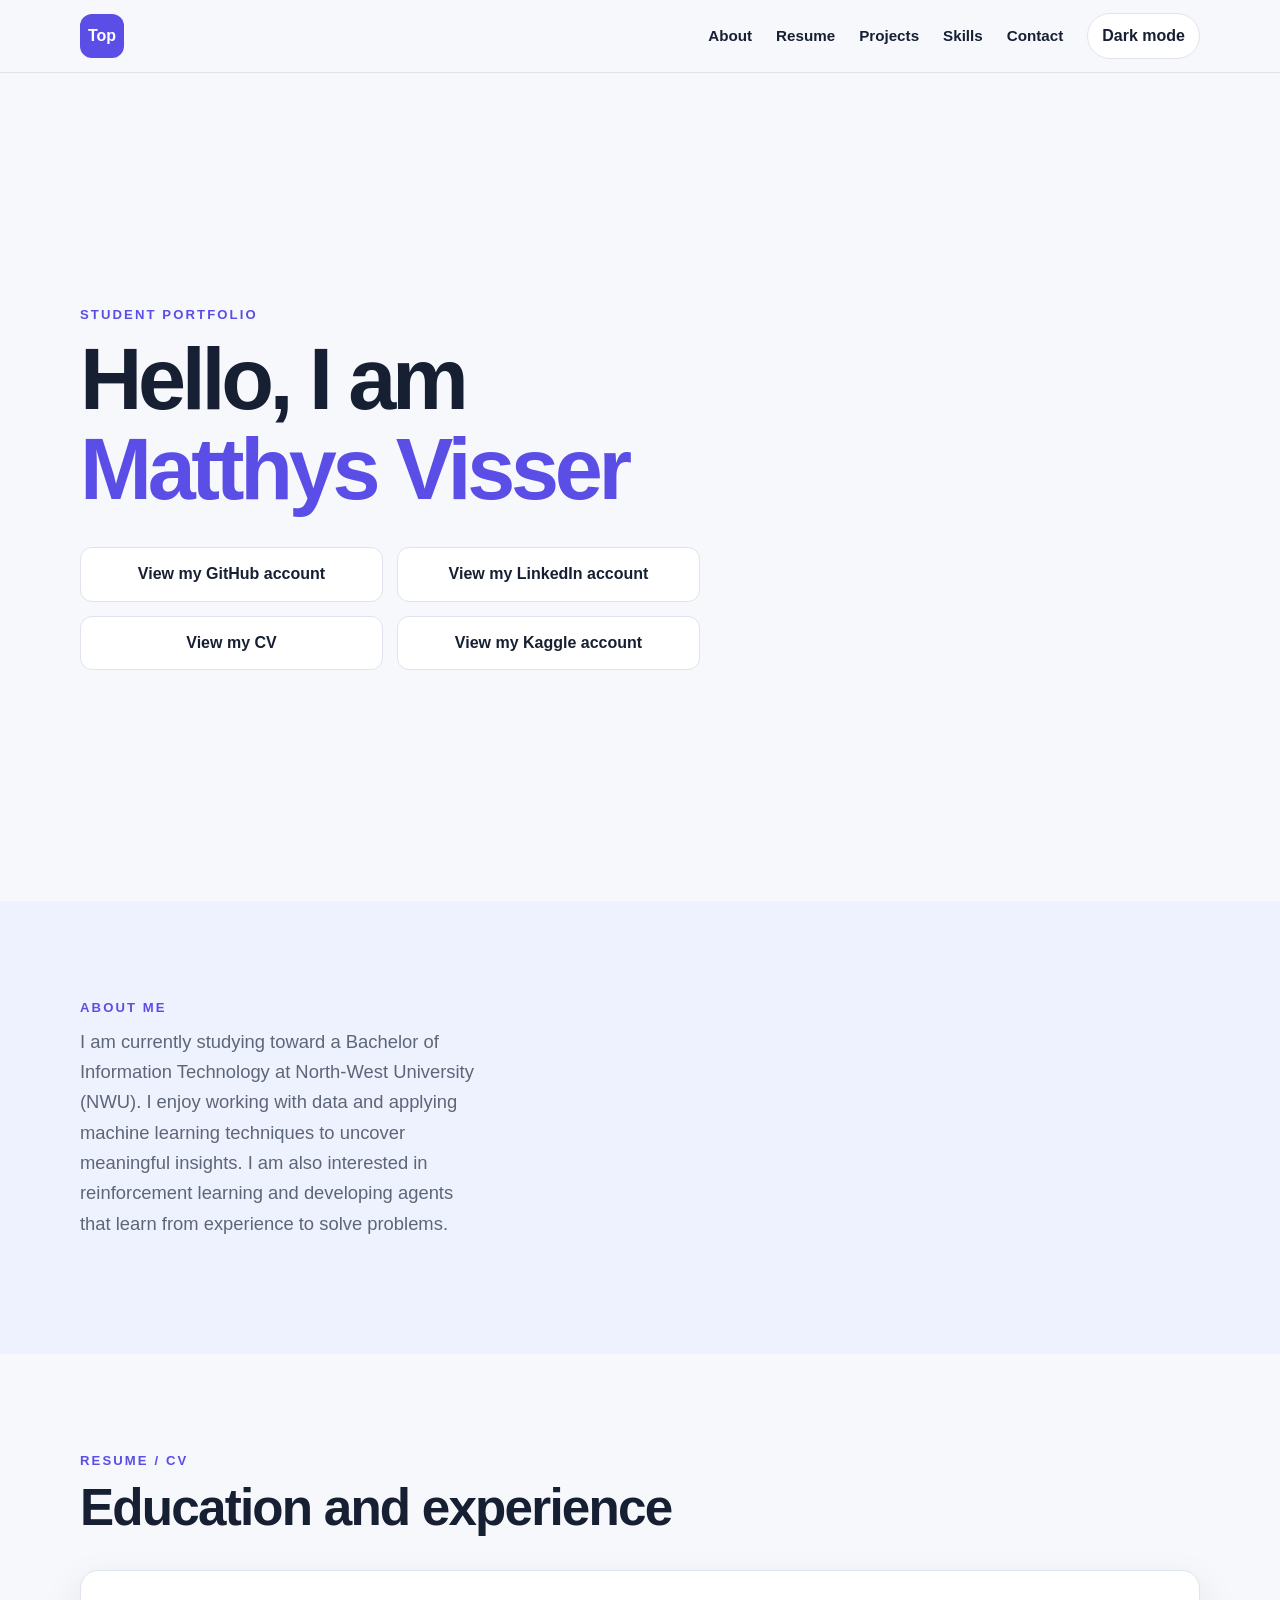
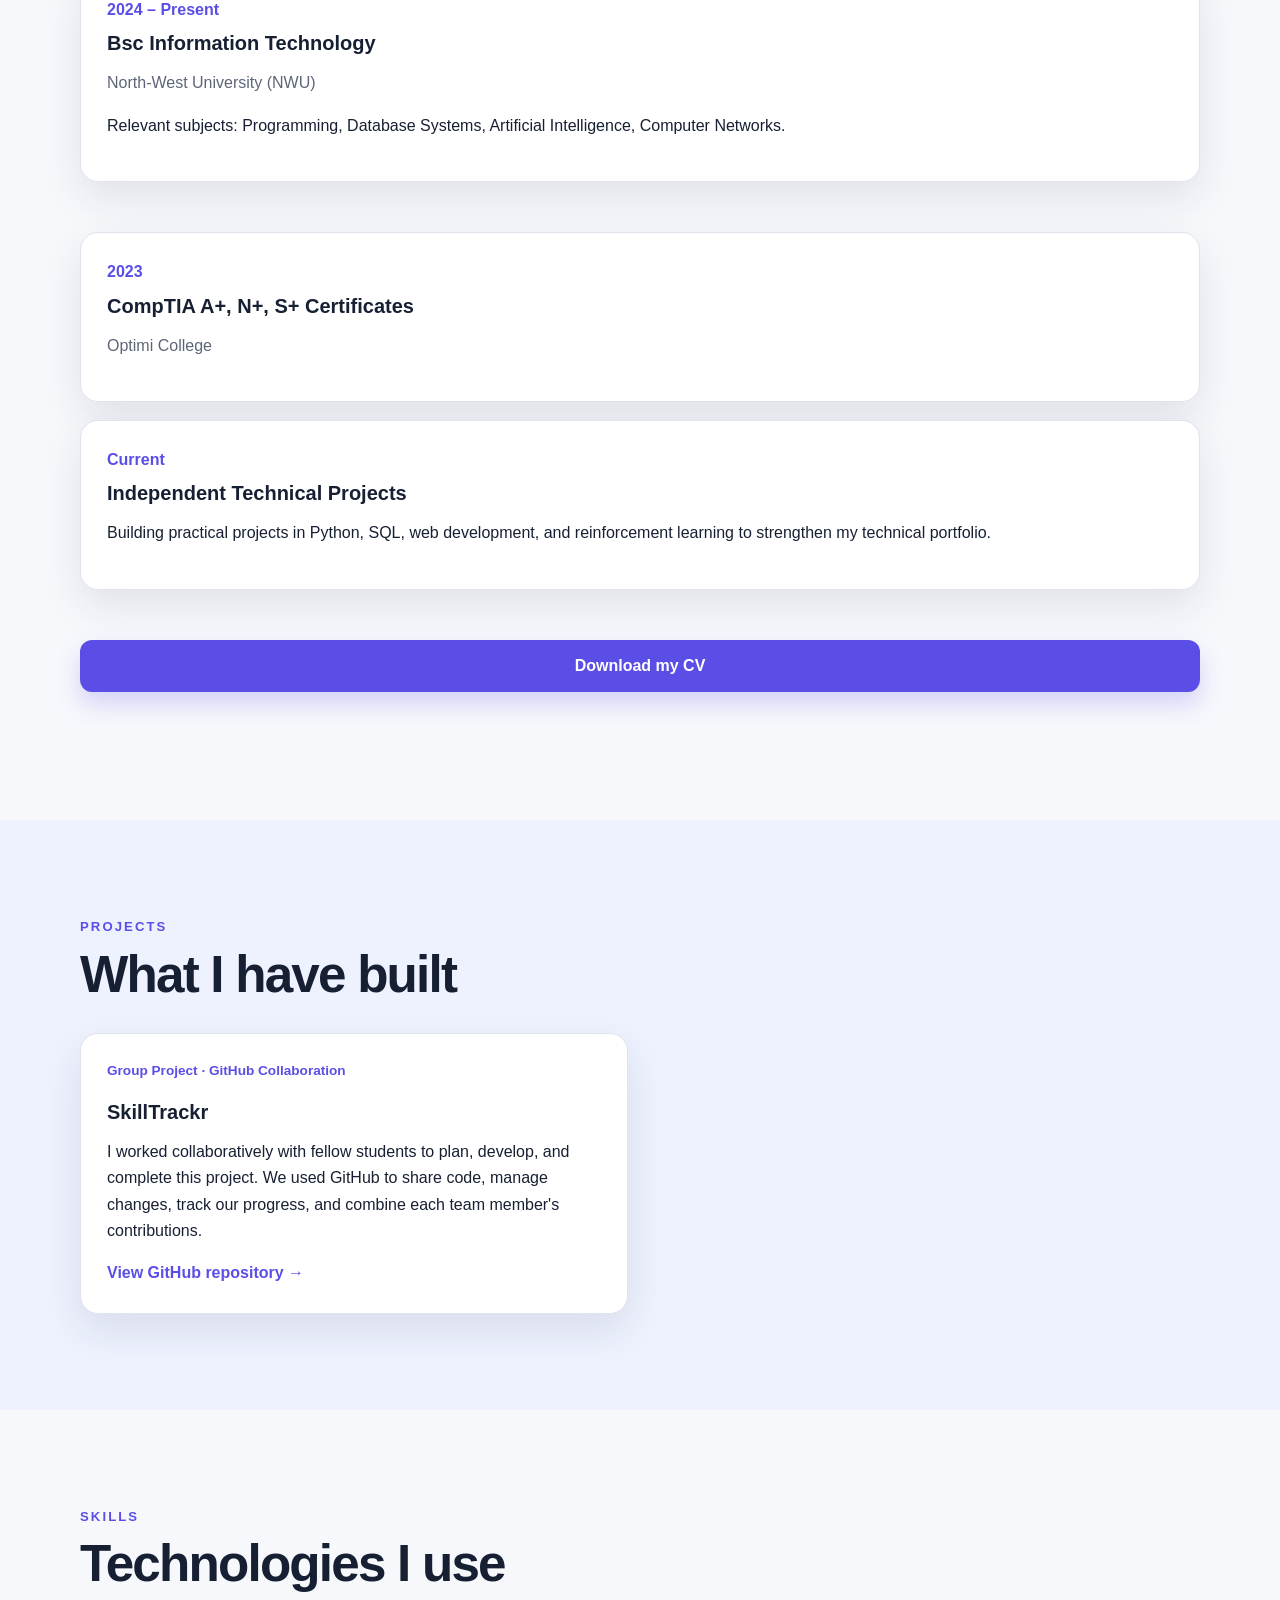
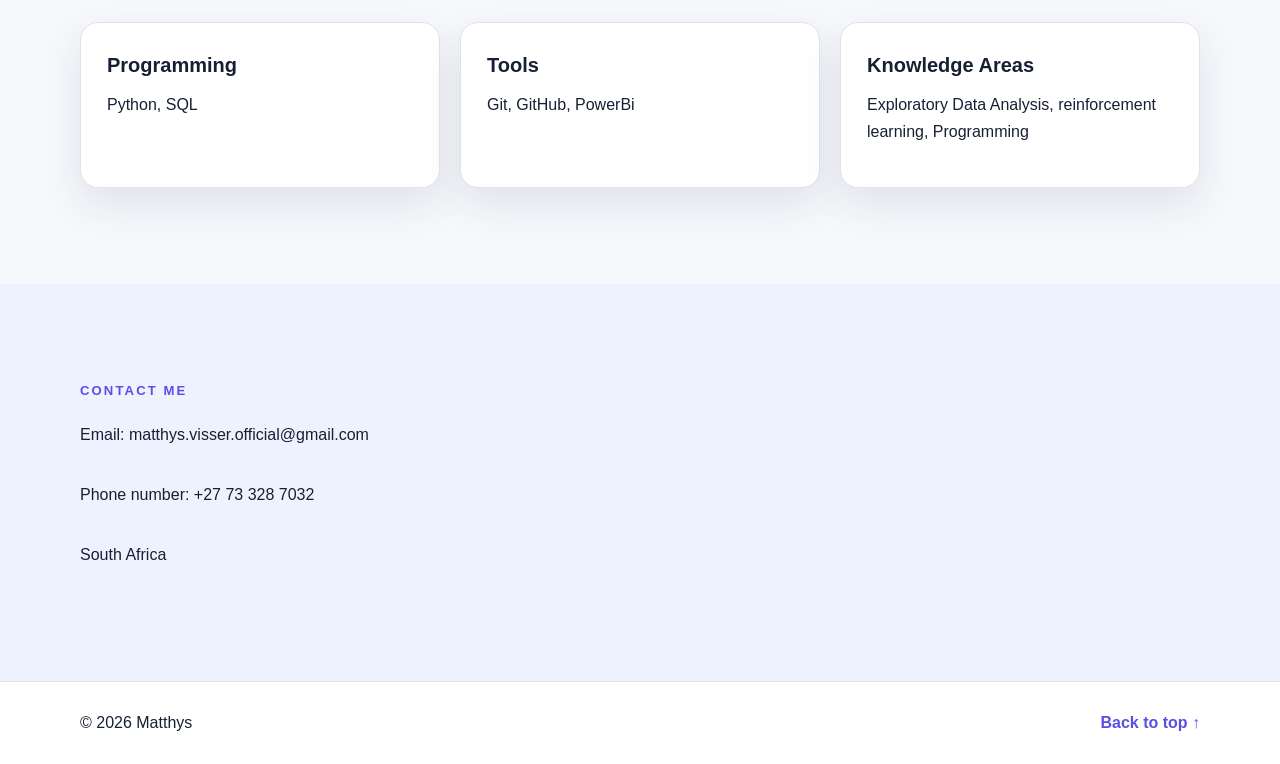
<file: index.html>
<!DOCTYPE html>
<html lang="en">
<head>
    <meta charset="UTF-8">
    <meta name="viewport" content="width=device-width, initial-scale=1.0">
    <meta name="description" content="Personal portfolio and virtual CV">
<title>Matthys Vis | Virtual CV</title>
    <link rel="stylesheet" href="style.css">
</head>
<body>
    <header class="site-header">
        <nav class="navbar container" aria-label="Main navigation">
            <a class="logo" href="#home">Top</a>

            <button
                class="menu-button"
                id="menuButton"
                type="button"
                aria-label="Open navigation menu"
                aria-expanded="false"
                aria-controls="navLinks"
            >
                ☰
            </button>

            <div class="nav-links" id="navLinks">
                <a href="#about">About</a>
                <a href="#resume">Resume</a>
                <a href="#projects">Projects</a>
                <a href="#skills">Skills</a>
                <a href="#contact">Contact</a>
                <button class="theme-button" id="themeButton" type="button">
                    Dark mode
                </button>
            </div>
        </nav>
    </header>

    <main>
        <section class="hero section" id="home">
            <div class="container hero-grid">
                <div>
                    <p class="eyebrow">Student Portfolio</p>
<h1>Hello, I am <span>Matthys Visser</span></h1>
                    <div class="button-row">
                        <a class="button secondary-button" href="https://github.com/MattyGoldfish" target="_blank" rel="noreferrer">
                            View my GitHub account
                        </a>
                        <a class="button secondary-button" href="http://www.linkedin.com/in/matthys-visser-920ba8425" target="_blank" rel="noreferrer">
                            View my LinkedIn account
                        </a>
                        <a class="button secondary-button" href="documents/49836919_CV.pdf" target="_blank">
                            View my CV
                        </a>
                        <a class="button secondary-button" href="https://www.kaggle.com/mattygoldfish" target="_blank" rel="noreferrer">
                            View my Kaggle account
                        </a>
                    </div>
                </div>
            </div>
        </section>

        <section class="section alternate-section reveal" id="about">
            <div class="container two-column">
                <div>
                    <p class="eyebrow">About Me</p>
                    <p class="hero-text">
                       I am currently studying toward a Bachelor of Information Technology 
                        at North-West University (NWU). I enjoy working with data and applying 
                        machine learning techniques to uncover meaningful insights. I am also 
                        interested in reinforcement learning and developing agents that learn 
                        from experience to solve problems.
                    </p>
                </div>

                <div>
                    <p>
                        
                    </p>
                    <p>
                        
                    </p>
                    <p>
                       
                    </p>
                </div>
            </div>
        </section>

        <section class="section reveal" id="resume">
            <div class="container">
                <p class="eyebrow">Resume / CV</p>
                <h2>Education and experience</h2>

                <div class="timeline">
                    <article class="timeline-item">
                        <p class="timeline-date">2024 – Present</p>
                        <h3>Bsc Information Technology</h3>
                        <p class="muted">North-West University (NWU)</p>
                        <p>
                            Relevant subjects: Programming, Database Systems,
                            Artificial Intelligence, Computer Networks.
                        </p>
                    </article>

                <div class="timeline">
                    <article class="timeline-item">
                        <p class="timeline-date">2023</p>
                        <h3>CompTIA A+, N+, S+ Certificates</h3>
                        <p class="muted">Optimi College</p>
                       

                    </article>

                    <article class="timeline-item">
                        <p class="timeline-date">Current</p>
                        <h3>Independent Technical Projects</h3>
                        <p>
                            Building practical projects in Python, SQL, web development,
                            and reinforcement learning to strengthen my technical portfolio.
                        </p>
                    </article>
                </div>

                <a class="button primary-button" href="documents/49836919_CV.pdf" download>
                    Download my CV
                </a>
            </div>
        </section>

       <section class="section alternate-section reveal" id="projects">
    <div class="container">
        <p class="eyebrow">Projects</p>
        <h2>What I have built</h2>

        <div class="project-grid">
            <article class="project-card">
                <div class="project-content">
                    <p class="project-tag">
                        Group Project · GitHub Collaboration
                    </p>

                    <h3>SkillTrackr</h3>

                    <p>
                        I worked collaboratively with fellow students to plan,
                        develop, and complete this project. We used GitHub to
                        share code, manage changes, track our progress, and
                        combine each team member's contributions.
                    </p>

                    <a
                        href="https://github.com/CMPG213-Group-5/SkillTrackr"
                        target="_blank"
                        rel="noreferrer"
                    >
                        View GitHub repository →
                    </a>
                </div>
            </article>
        </div>
    </div>
</section>

        <section class="section reveal" id="skills">
            <div class="container">
                <p class="eyebrow">Skills</p>
                <h2>Technologies I use</h2>

                <div class="skills-grid">
                    <article class="skill-card">
                        <h3>Programming</h3>
                        <p>Python, SQL</p>
                    </article>

                    <article class="skill-card">
                        <h3>Tools</h3>
                        <p>Git, GitHub, PowerBi</p>
                    </article>

                    <article class="skill-card">
                        <h3>Knowledge Areas</h3>
                        <p>
                            Exploratory Data Analysis, reinforcement learning,
                             Programming
                        </p>
                    </article>
                </div>
            </div>
        </section>

        <section class="section alternate-section reveal" id="contact">
    <div class="container">
        <p class="eyebrow">Contact ME</p>

        <div class="contact-links">
            <p class="Email">
                 Email: matthys.visser.official@gmail.com
            </p>
            <p class="phone-number">
                 Phone number: +27 73 328 7032
            </p>

            <p>South Africa</p>
        </div>
    </div>
</section>
    </main>

    <footer>
        <div class="container footer-content">
<p>© <span id="currentYear"></span> Matthys</p>
            <a href="#home">Back to top ↑</a>
        </div>
    </footer>

    <script src="script.js"></script>
</body>
</html>
</file>
<file: style.css>
/* ---------- Basic setup ---------- */

:root {
    --background: #f7f8fc;
    --surface: #ffffff;
    --surface-alt: #eef2ff;
    --text: #172033;
    --muted: #5d6678;
    --primary: #5b4ee6;
    --primary-dark: #4538c8;
    --border: #dfe3ec;
    --shadow: 0 16px 40px rgba(27, 35, 60, 0.10);
    --radius: 18px;
    --max-width: 1120px;
}

body.dark-theme {
    --background: #10131c;
    --surface: #181d29;
    --surface-alt: #202638;
    --text: #f4f6fb;
    --muted: #b8c0d0;
    --primary: #9b91ff;
    --primary-dark: #b4acff;
    --border: #31384a;
    --shadow: 0 16px 40px rgba(0, 0, 0, 0.28);
}

* {
    box-sizing: border-box;
}

html {
    scroll-behavior: smooth;
}

body {
    margin: 0;
    font-family: Arial, Helvetica, sans-serif;
    background: var(--background);
    color: var(--text);
    line-height: 1.65;
    transition: background 0.25s ease, color 0.25s ease;
}

img {
    max-width: 100%;
}

a {
    color: var(--primary);
}

button,
a {
    -webkit-tap-highlight-color: transparent;
}

.container {
    width: min(92%, var(--max-width));
    margin-inline: auto;
}

.section {
    padding: 96px 0;
    scroll-margin-top: 82px;
}

.alternate-section {
    background: var(--surface-alt);
}

.eyebrow {
    margin: 0 0 8px;
    color: var(--primary);
    font-size: 0.82rem;
    font-weight: 800;
    letter-spacing: 0.16em;
    text-transform: uppercase;
}

h1,
h2,
h3,
p {
    margin-top: 0;
}

h1 {
    margin-bottom: 20px;
    font-size: clamp(2.6rem, 7vw, 5.4rem);
    line-height: 1.05;
    letter-spacing: -0.05em;
}

h1 span {
    color: var(--primary);
}

h2 {
    margin-bottom: 28px;
    font-size: clamp(2rem, 4vw, 3.2rem);
    line-height: 1.15;
    letter-spacing: -0.035em;
}

h3 {
    margin-bottom: 10px;
    font-size: 1.25rem;
}

.muted {
    color: var(--muted);
}

/* ---------- Navigation ---------- */

.site-header {
    position: sticky;
    top: 0;
    z-index: 1000;
    border-bottom: 1px solid var(--border);
    background: color-mix(in srgb, var(--background) 88%, transparent);
    backdrop-filter: blur(14px);
}

.navbar {
    min-height: 72px;
    display: flex;
    align-items: center;
    justify-content: space-between;
}

.logo {
    display: grid;
    width: 44px;
    height: 44px;
    place-items: center;
    border-radius: 12px;
    background: var(--primary);
    color: #ffffff;
    font-weight: 900;
    text-decoration: none;
}

.nav-links {
    display: flex;
    align-items: center;
    gap: 24px;
}

.nav-links a {
    color: var(--text);
    font-size: 0.95rem;
    font-weight: 700;
    text-decoration: none;
}

.nav-links a:hover,
.nav-links a:focus-visible {
    color: var(--primary);
}

.theme-button,
.menu-button,
.filter-button {
    border: 1px solid var(--border);
    border-radius: 999px;
    background: var(--surface);
    color: var(--text);
    cursor: pointer;
    font: inherit;
    font-weight: 700;
}

.theme-button {
    padding: 9px 14px;
}

.menu-button {
    display: none;
    width: 44px;
    height: 44px;
}

/* ---------- Hero ---------- */

.hero {
    min-height: calc(100vh - 72px);
    display: grid;
    align-items: center;
}

.hero-grid {
    display: grid;
    grid-template-columns: 1.45fr 0.75fr;
    gap: 64px;
    align-items: center;
}

.hero-text {
    max-width: 720px;
    color: var(--muted);
    font-size: 1.15rem;
}

.button-row {
    display: grid;
    grid-template-columns: repeat(2, minmax(0, 1fr));
    gap: 14px;
    max-width: 620px;
    margin-top: 32px;
}

.button {
    display: inline-block;
    padding: 13px 20px;
    border-radius: 12px;
    font-weight: 800;
    text-decoration: none;
    text-align: center;
    transition: transform 0.2s ease, box-shadow 0.2s ease;
}

.button:hover,
.button:focus-visible {
    transform: translateY(-2px);
}

.primary-button {
    background: var(--primary);
    color: #ffffff;
    box-shadow: 0 12px 24px rgba(91, 78, 230, 0.22);
}

.primary-button:hover {
    background: var(--primary-dark);
}

.secondary-button {
    border: 1px solid var(--border);
    background: var(--surface);
    color: var(--text);
}

.contact-card,
.skill-card,
.project-card,
.timeline-item {
    border: 1px solid var(--border);
    background: var(--surface);
    box-shadow: var(--shadow);
}

/* ---------- General sections ---------- */

.two-column,
.contact-grid {
    display: grid;
    grid-template-columns: 0.75fr 1.25fr;
    gap: 64px;
    align-items: start;
}

.timeline {
    display: grid;
    gap: 18px;
    margin: 32px 0;
}

.timeline-item {
    padding: 26px;
    border-radius: var(--radius);
}

.timeline-date {
    margin-bottom: 4px;
    color: var(--primary);
    font-weight: 800;
}

.skills-grid {
    display: grid;
    grid-template-columns: repeat(3, 1fr);
    gap: 20px;
}

.skill-card {
    padding: 26px;
    border-radius: var(--radius);
}

/* ---------- Projects ---------- */

.filter-buttons {
    display: flex;
    flex-wrap: wrap;
    gap: 10px;
    margin-bottom: 30px;
}

.filter-button {
    padding: 9px 15px;
}

.filter-button.active {
    border-color: var(--primary);
    background: var(--primary);
    color: #ffffff;
}

.project-grid {
    display: grid;
    grid-template-columns: repeat(2, 1fr);
    gap: 24px;
}

.project-card {
    overflow: hidden;
    border-radius: var(--radius);
    transition: transform 0.25s ease, box-shadow 0.25s ease;
}

.project-card:hover {
    transform: translateY(-6px);
}

.project-card.hidden {
    display: none;
}

.project-image {
    display: grid;
    min-height: 190px;
    place-items: center;
    background:
        radial-gradient(circle at top left, rgba(255, 255, 255, 0.35), transparent 32%),
        linear-gradient(135deg, var(--primary), #17a897);
    color: #ffffff;
    font-size: 2rem;
    font-weight: 900;
    letter-spacing: -0.03em;
}

.project-content {
    padding: 26px;
}

.project-tag {
    color: var(--primary);
    font-size: 0.85rem;
    font-weight: 800;
}

.project-content a {
    font-weight: 800;
    text-decoration: none;
}

/* ---------- Contact and footer ---------- */

.contact-card {
    display: grid;
    gap: 14px;
    padding: 30px;
    border-radius: var(--radius);
}

.contact-card a {
    overflow-wrap: anywhere;
    font-weight: 800;
    text-decoration: none;
}

footer {
    padding: 28px 0;
    border-top: 1px solid var(--border);
    background: var(--surface);
}

.footer-content {
    display: flex;
    justify-content: space-between;
    gap: 20px;
}

.footer-content p {
    margin: 0;
}

.footer-content a {
    font-weight: 800;
    text-decoration: none;
}

/* ---------- Scroll animation ---------- */

.reveal {
    opacity: 0;
    transform: translateY(24px);
    transition: opacity 0.7s ease, transform 0.7s ease;
}

.reveal.visible {
    opacity: 1;
    transform: translateY(0);
}

/* ---------- Responsive layout ---------- */

@media (max-width: 850px) {
    .hero-grid,
    .two-column,
    .contact-grid {
        grid-template-columns: 1fr;
        gap: 40px;
    }

    .skills-grid {
        grid-template-columns: 1fr;
    }

    .menu-button {
        display: grid;
        place-items: center;
    }

    .nav-links {
        position: absolute;
        top: 72px;
        right: 4%;
        left: 4%;
        display: none;
        padding: 20px;
        border: 1px solid var(--border);
        border-radius: 16px;
        background: var(--surface);
        box-shadow: var(--shadow);
    }

    .nav-links.open {
        display: grid;
    }
}

@media (max-width: 650px) {
    .section {
        padding: 72px 0;
    }

    .project-grid {
        grid-template-columns: 1fr;
    }

    .footer-content {
        flex-direction: column;
    }
}

@media (prefers-reduced-motion: reduce) {
    *,
    *::before,
    *::after {
        scroll-behavior: auto !important;
        transition-duration: 0.01ms !important;
        animation-duration: 0.01ms !important;
    }

    .reveal {
        opacity: 1;
        transform: none;
    }
}
.contact-links {
    display: flex;
    flex-direction: column;
    align-items: flex-start;
    gap: 18px;
    margin-top: 20px;
}

.contact-links a {
    color: var(--accent-color);
    font-weight: 700;
    text-decoration: none;
}

.contact-links a:hover {
    text-decoration: underline;
}
</file>
